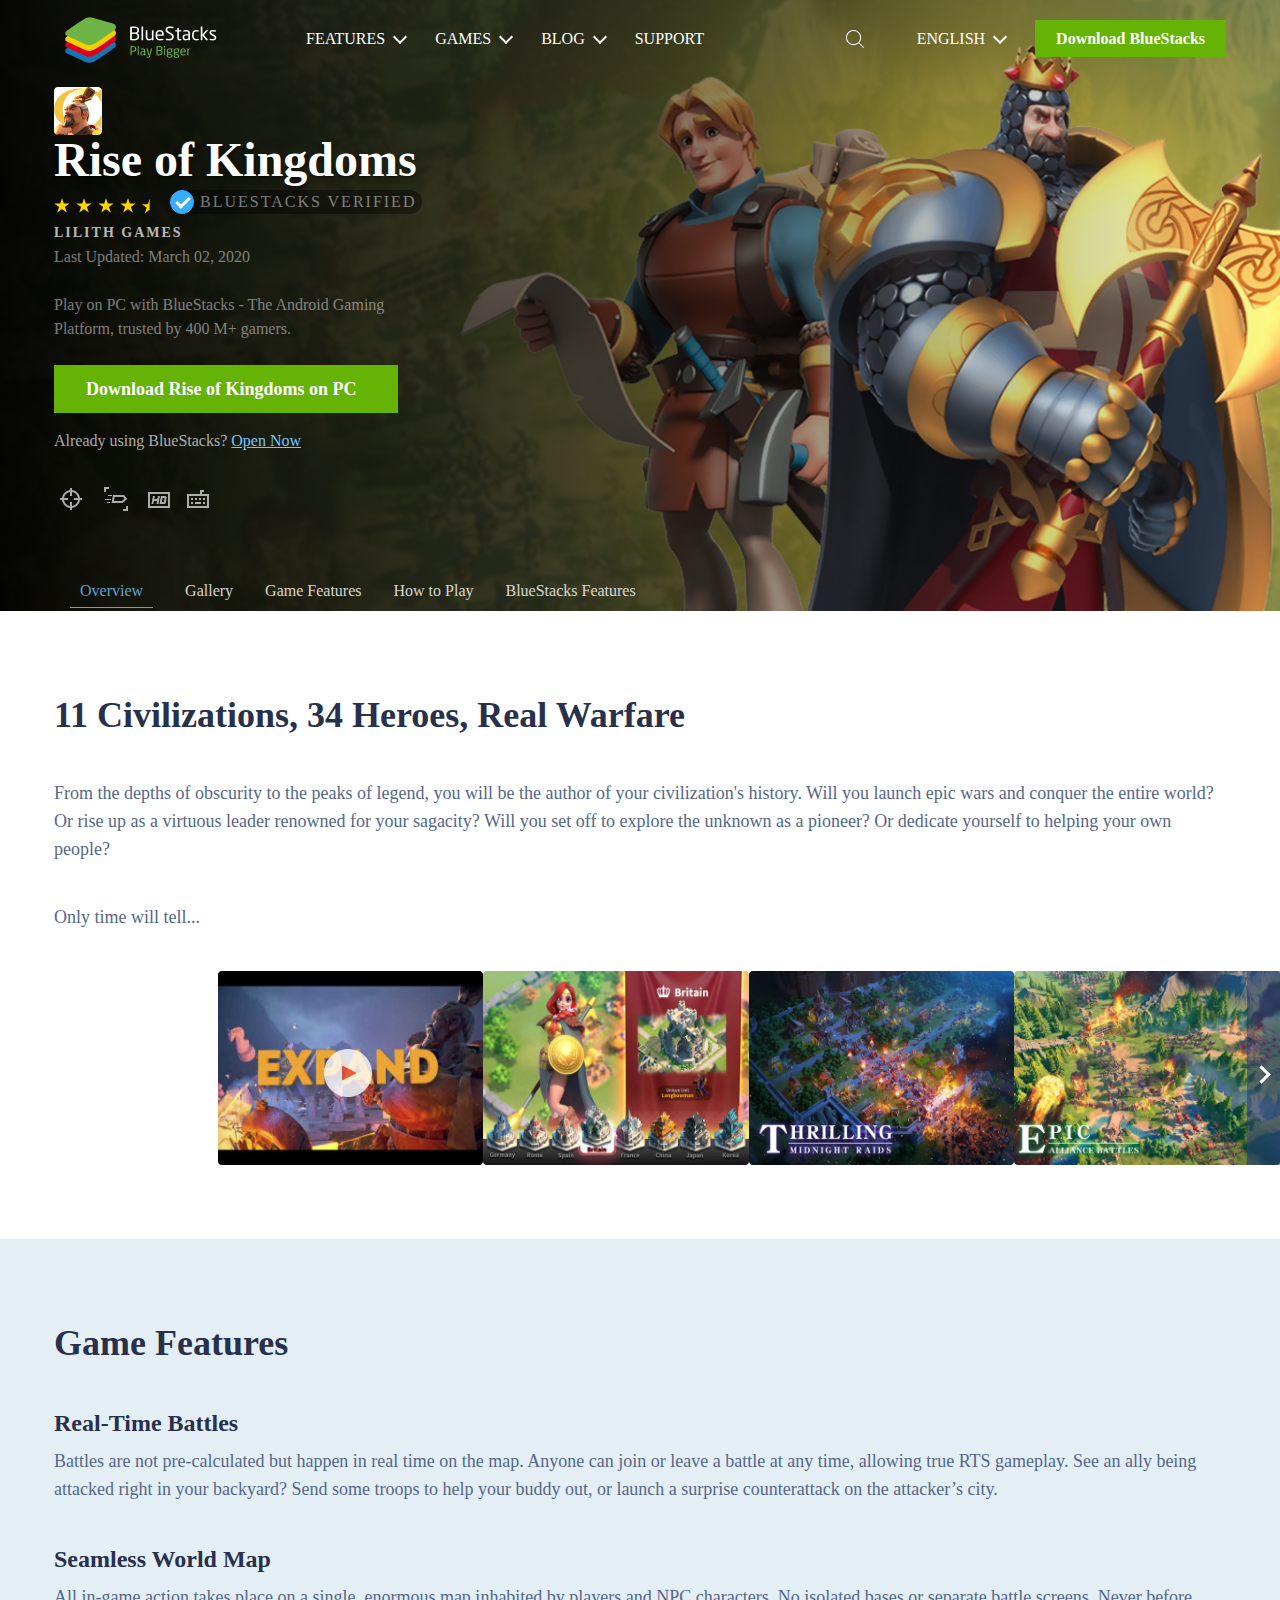
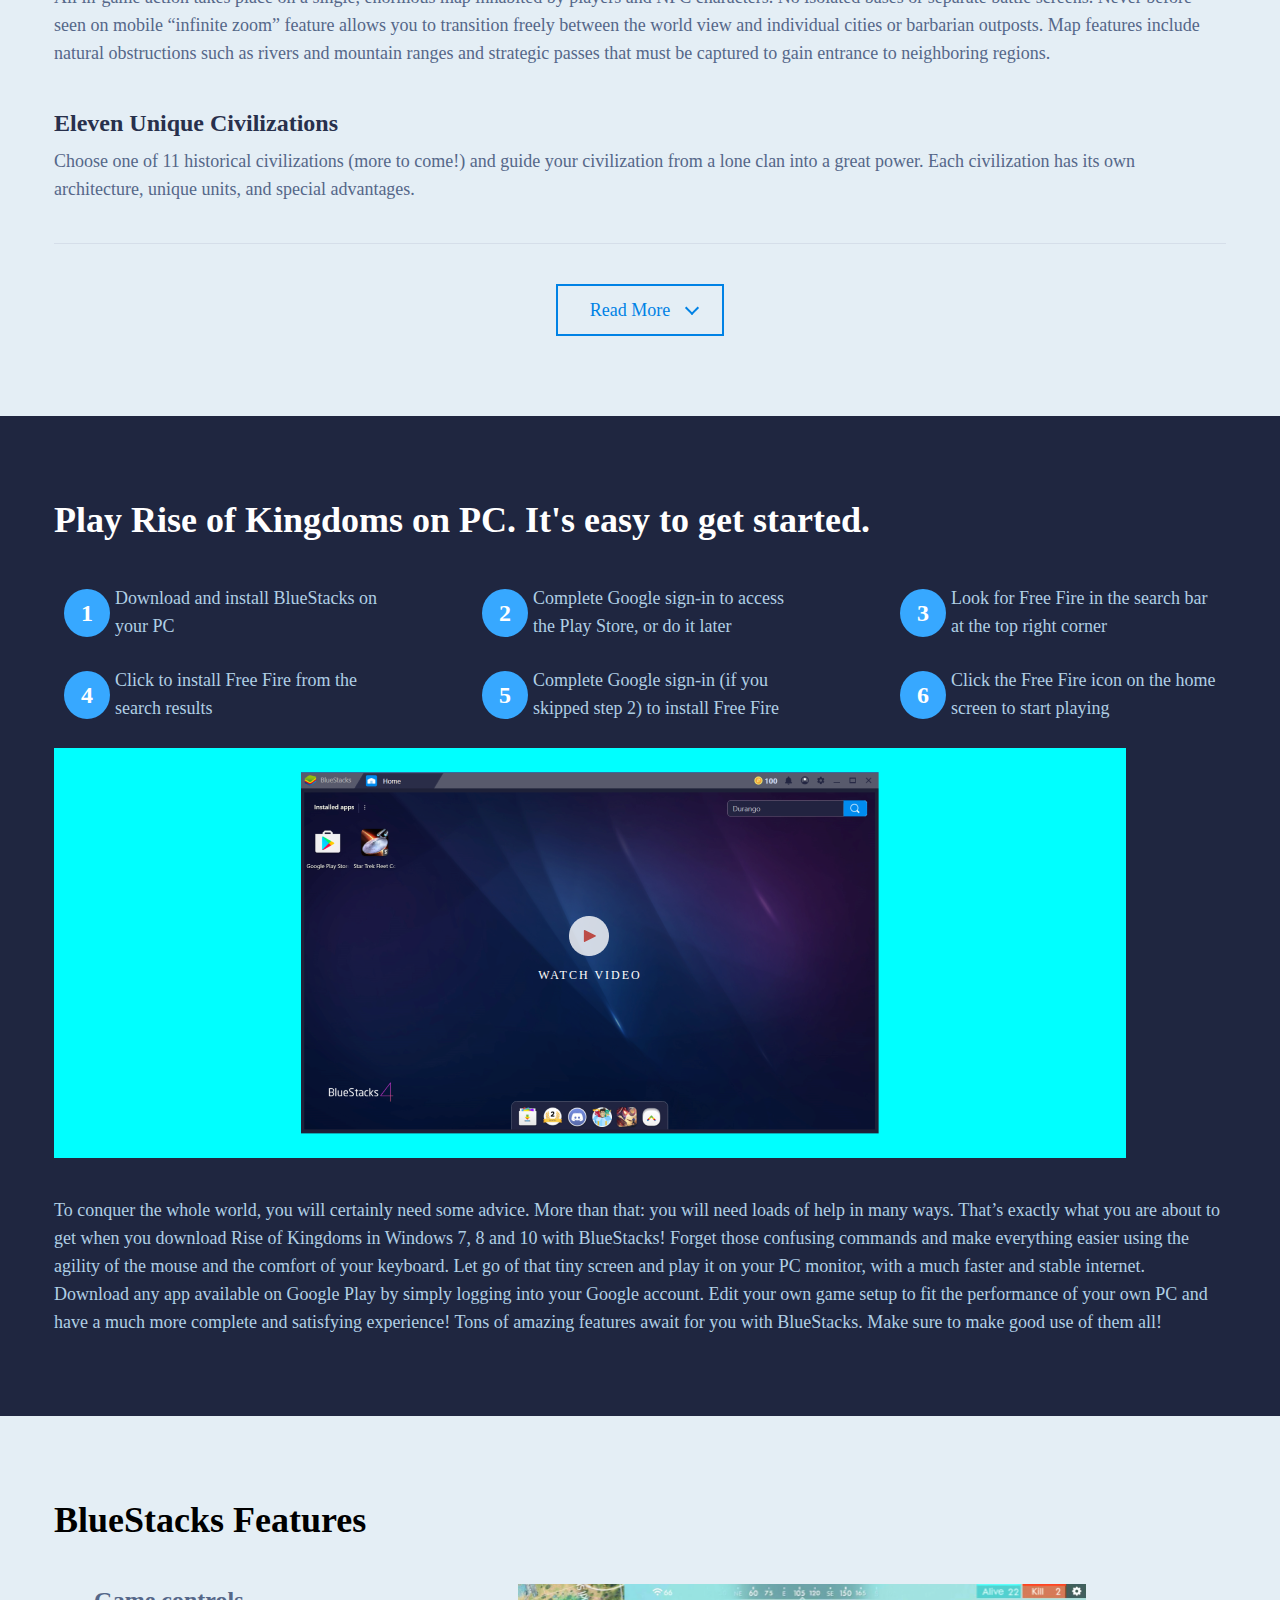
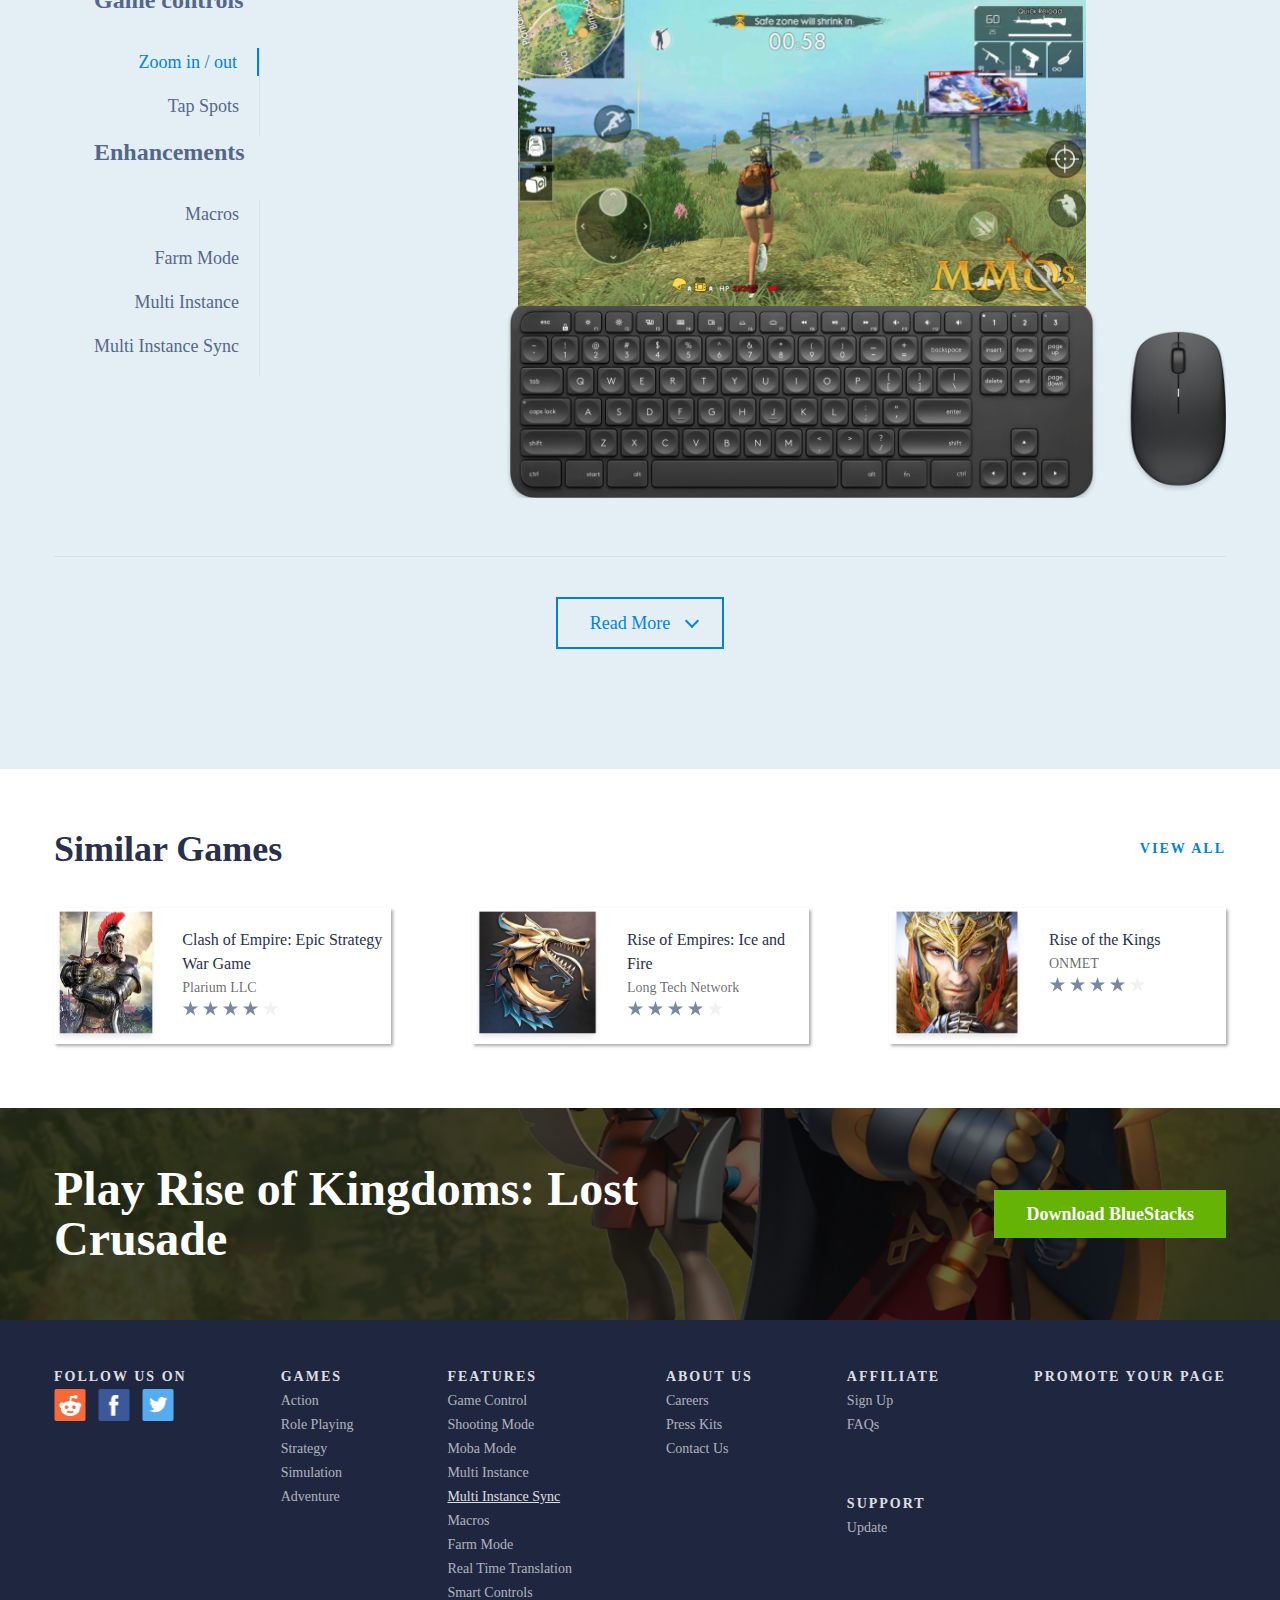
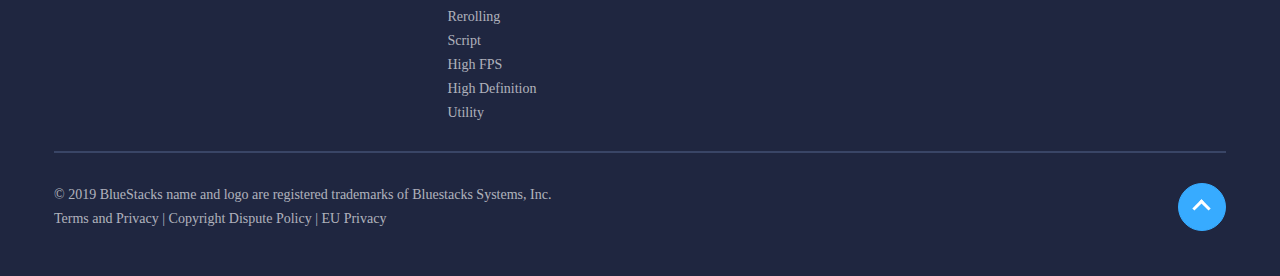
<file: index.html>
<!DOCTYPE html>
<html lang="en">
<head>
  <meta charset="UTF-8">
  <meta name="viewport" content="width= device-width, initial-scale=1.0">
  <title>campaign-template</title>
  <link rel="stylesheet" href="style.css">
  <link rel="stylesheet" href="https://stackpath.bootstrapcdn.com/font-awesome/4.7.0/css/font-awesome.min.css">
</head>
<body>
  <div class="body-wrapper">
    <section class="first">
    <header class="header-wrapper ">
      <div class="container">
        <div id="left-section">
            <figure class="logo-space">
               <a href="/" class="logo">
                <img class="img-responsive" src="./assets/image/Components/Logo.png" alt="BlueStacks" />
              </a>
            </figure>
            <!--<div class="option">-->
              <ul class="menu-list">
              <li class="menu-item icon"><a href="javascript:void(0)">FEATURES
                <!--<i class="fa fa-angle-down ii"></i>--></a></li>
              <li class="menu-item icon"><a href="javascript:void(0)">GAMES<!--<i class="fa fa-angle-down ii"></i>--></a></li>
              <li class="menu-item icon"><a href="javascript:void(0)">BLOG</a></li>
              <li class="menu-item"><a href="javascript:void(0)">SUPPORT</a></li>
            </ul>
          </div>
        <div class="right-section">
            <ul class="menu-list">
              <li class="menu-item"> 
                <a>
                <img class="img-responsive" src="./assets/image/Components/Search_Icon.png" alt="SearchBar" />
              </a>
            </li>
              <li class="menu-item icon">
                <a href="javascript:void(0)">ENGLISH<!--<i class="fa fa-angle-down ii" ></i>-->
                </a>
              </li>
              
              <li class="menu-item ">
                <a href="javascript:void(0)" class="download">Download BlueStacks
                </a>
              </li> 
            </ul>
        </div>
     </div>
      </header>
      <div class="container">
      <div class="text_part">
        <figure class="king-image">
        <img src="./assets/image/Components/king.png" alt="king_image">
      </figure>
        <h1>Rise of Kingdoms</h1>
        <div class="app-rating">
          <img src="./assets/image/Components/Stars.png" alt="stars">
          <!--<img src="./assets/image/Components/bluetick.png" alt="bluetick" style="margin-left: 16px;">-->
          <p class="p1">
        <span class="bluetick">
        </span>
         <span class="verified-text"> bluestacks verified</span>
          </p>
        </div>
          <h3>lilith games</h3>
          <p>Last Updated: March 02, 2020</p>
          <br>
          <p>Play on PC with BlueStacks - The Android Gaming Platform, trusted by 400 M+ gamers. </p>
          <a href="javascript:void(0)">Download Rise of Kingdoms on PC</a>
        <p class="para">Already using BlueStacks? <span>Open Now</span></p>
  <ul class="logo-list">
  <li><img src="./assets/image/Components/icon1.png" alt="icon1"></li>
  <li><img src="./assets/image/Components/icon2.png" alt="icon2"></li>
  <li><img src="./assets/image/Components/icon3.png" alt="icon3"></li>
  <li><img src="./assets/image/Components/icon4.png" alt="icon4"></li>
</ul>
      </div>
      <div class="last-list">
        <ul class="list2">
          <li ><a href="javascript:void(0)" class="active">Overview</a></li>
          <li><a href="javascript:void(0)">Gallery</a></li>
          <li><a href="javascript:void(0)">Game Features</a></li>
          <li><a href="javascript:void(0)">How to Play</a></li>
          <li><a href="javascript:void(0)">BlueStacks Features</a></li>
        </ul>
      </div>
      </div>
    </section>

  <section class="section1 container">
    <h2>11 Civilizations, 34 Heroes, Real Warfare</h2>
    <p>
      From the depths of obscurity to the peaks of legend, you will be the author of your civilization's history. Will you launch epic wars and conquer the entire world? Or rise up as a virtuous leader renowned for your sagacity? Will you set off to explore the unknown as a pioneer? Or dedicate yourself to helping your own people?
    </p>
    <p>
Only time will tell...
    </p>
        </section>
        <section class="section2">
          <ul class="games-images">
<li><img src="assets/image/Components/Rectangle_Copy1.png"  >
  <figure>
  <img src="./assets/image/Components/play.png" class="play">
</figure>
</li>
<li><img src="assets/image/Components/Rectangle_Copy2.png"></li>
<li><img src="assets/image/Components/Rectangle_Copy3.png" ></li>
<li><img src="assets/image/Components/Rectangle_Copy4.png"><!--<i class="fa fa-angle-right fa-2x right"></i>--></li>
          </ul>
          <div class="swipe-button"></div>
        </section>
        <section class="section3">
          <div class="container">
            <div class="text-part">
          <h2>Game Features</h2>
          <h3>Real-Time Battles</h3>
          <p>Battles are not pre-calculated but happen in real time on the map. Anyone can join or leave a battle at any time, allowing true RTS gameplay. See an ally being attacked right in your backyard? Send some troops to help your buddy out, or launch a surprise counterattack on the attacker’s city.</p>
          <h3>Seamless World Map</h3>
          <p>All in-game action takes place on a single, enormous map inhabited by players and NPC characters. No isolated bases or separate battle screens. Never before seen on mobile “infinite zoom” feature allows you to transition freely between the world view and individual cities or barbarian outposts. Map features include natural obstructions such as rivers and mountain ranges and strategic passes that must be captured to gain entrance to neighboring regions.</p>
          <h3>Eleven Unique Civilizations</h3>
          <p>Choose one of 11 historical civilizations (more to come!) and guide your civilization from a lone clan into a great power. Each civilization has its own architecture, unique units, and special advantages.</p>
        </div>
          <button class="button-read-more">Read More<!-- <i class="fa fa-angle-down down"></i>-->
          </button>
          </div>
        </section>
        <section class="section4">
          <div class="container">
          <h2>Play Rise of Kingdoms on PC. It's easy to get started.</h2>
          <ul class="round-points">
            <li class="point-items">
               <p><!--<span class="round">1</span>-->
              <!--<img src="./assets/image/Components/Round1.png" alt="round1">-->
              Download and install BlueStacks on your PC</p>
            </li>
            <li class="point-items">
              <!--<img src="./assets/image/Components/Round2.png" alt="round2">-->
              <p><!--<span class="round">2</span>-->Complete Google sign-in to access the Play Store, or do it later</p>
            </li>
              <li class="point-items">
                <!--<img src="./assets/image/Components/Round3.png" alt="round3">-->
                <p> <!--<span class="round">3</span>-->Look for Free Fire in the search bar at the top right corner</p>
              </li>
              <li class="point-items">
                <!--<img src="./assets/image/Components/Round4.png" alt="round4">-->
                <p> <!--<span class="round">4</span>-->Click to install Free Fire from the search results </p>
              </li>
              <li class="point-items">
                <!--<img src="./assets/image/Components/Round5.png" alt="round5">-->
                <p><!--<span class="round">5</span>-->Complete Google sign-in (if you skipped step 2) to install Free Fire</p>
              </li>
              <li class="point-items">
                <!--<img src="./assets/image/Components/Round6.png" alt="round6">-->
                <p><!--span class="round">6</span>-->Click the Free Fire icon on the home screen to start playing</p>
              </li>
            </ul>
            <div class="center">
              <img src="./assets/image/Screenshot.png" alt="Screenshot">
              <img src="./assets/image/Components/play2.png" alt="play" class="play">
              <h4>Watch video</h4>
               </div>
               <p>To conquer the whole world, you will certainly need some advice. More than that: you will need loads of help in many ways. That’s exactly what you are about to get when you download Rise of Kingdoms in Windows 7, 8 and 10 with BlueStacks! Forget those confusing commands and make everything easier using the agility of the mouse and the comfort of your keyboard. Let go of that tiny screen and play it on your PC monitor, with a much faster and stable internet. Download any app available on Google Play by simply logging into your Google account. Edit your own game setup to fit the performance of your own PC and have a much more complete and satisfying experience! Tons of amazing features await for you with BlueStacks. Make sure to make good use of them all!</p>
        </div>
        </section>
        <section class="section5">
          <div class="container" style="padding-bottom: 80px;">
            <h2>BlueStacks Features</h2>
            <div class="container cont">
            <div class="bluestacks-features">
              <h3>Game controls</h3>
            <ul class="game-controls">
              <li class="active">
                Zoom in / out
              </li>
              <li>Tap Spots</li>
            </ul>
              <h3>Enhancements</h3>
              <ul class="enhancements">
              <li>Macros</li>
              <li>Farm Mode</li>
              <li>Multi Instance</li>
              <li>Multi Instance Sync</li>
            </ul>
            </div>
            <div class="images">
              <img src="./assets/image/garena-free-fire-sky.png" alt="freefiregame" width="568" height="322" class="img1">
              <img src="./assets/image/Keyboard_Short.png" alt="keyboard" width="595" height="200" class="img2">
              <img src="./assets/image/Mouse_b.png" alt="mouse" width="101" height="165" class="img3">
            </div>
          </div>
          <!--<hr style="border: 1px solid rgba(156, 162, 183,0.2); margin-top: 30px;">-->
          <button class="button-read-more">Read More <!--<i class="fa fa-angle-down down"></i><-->
          </button>
          </div>
        </section>
        <section class="section6 container">
<div class="top-part">
  <h2>Similar Games</h2>
<p>view all</p>
</div>
<ul class="games">
  <li class="part">
    <figure>
    <img src="./assets/image/Components/clashofempire.png" alt="clashofempire">
  </figure>
    <div class="card">
    <h3>Clash of Empire: Epic Strategy War Game</h3>
    <p>Plarium LLC</p>
    <img src="./assets/image/Components/Stars2.png" alt="rating">
  </div>
</li>
  <li class="part">
    <figure>
    <img src="./assets/image/Components/riseofempire.png" alt="riseofempire" >
  </figure>
    <div class="card">
    <h3>Rise of Empires: Ice and Fire</h3>
    <p>Long Tech Network</p>
    <img src="./assets/image/Components/Stars2.png" alt="rating">
  </div>
</li>
  <li class="part">
    <figure>
    <img src="./assets/image/Components/riseofkings.png" alt="riseofkings">
    </figure>
    <div class="card">
    <h3>Rise of the Kings</h3>
    <p>ONMET</p>
    <img src="./assets/image/Components/Stars2.png" alt="rating">
  </div>
</li>
</div>
        </section>
        <section class="section7">
          <div class="container">
          <h1>Play Rise of Kingdoms: Lost Crusade</h1>
          <button>Download BlueStacks</button>
        </div>
        </section>
        <section class="section8">
          <div class="container">
          <div class="last1">
            <div class="part1">
              <h3>follow us on</h3>
              <ul class="ul1">
                <li>
                  <img src="assets/image/Components/Footer/Reddit.png" alt="reddit" width="32" height="32">
                </li>
                <li>
                  <img src="assets/image/Components/Footer/FB.png" alt="fb" width="32" height="32">
                </li>
                <li>
                  <img src="assets/image/Components/Footer/Twitter.png" alt="twitter" width="32" height="32">
                </li>
              </ul>
            </div>
            <div class="part2">
              <h3>games</h3>
              <ul class="ul2">
                <li>Action</li>
                <li>Role Playing</li>
                <li>Strategy</li>
                <li>Simulation</li>
                <li>Adventure</li>
              </ul>
            </div>
            <div class="part3">
              <h3>features</h3>
              <ul class="ul3">
                <li>Game Control</li>
                <li>Shooting Mode</li>
                <li>Moba Mode</li>
                <li>Multi Instance</li>
                <li class="active">Multi Instance Sync</li>
                <li>Macros</li>
                <li>Farm Mode</li>
                <li>Real Time Translation</li>
                <li>Smart Controls</li>
                <li>Rerolling</li>
                <li>Script</li>
                <li>High FPS</li>
                <li>High Definition</li>
                <li>Utility</li>
              </ul>
            </div>
            <div class="part4">
              <h3>about us</h3>
              <ul class="ul4">
                <li>Careers</li>
                <li>Press Kits</li>
                <li>Contact Us</li>
              </ul>
            </div>
            <div class="part5">
              <h3>affiliate</h3>
              <ul class="ul5">
                <li>Sign Up</li>
                <li>FAQs</li>
              </ul>
              <h3 style="margin-top: 55px;">support</h3>
              <p>Update</p>
            </div>
              <h3>promote your page</h3>
          </div>
          <hr style="border:1px solid rgb(57, 69, 102);">
          <div class="last2">
           <p style="max-width: 500px; width: 100%;">&copy 2019 BlueStacks name and logo are registered trademarks of Bluestacks Systems, Inc. Terms and Privacy | Copyright Dispute Policy | EU Privacy</p>
            <a href="#left-section"><!--<i class="fa fa-angle-up fa-2x round"></i> --></a>
          </div>
          </div>
        </section>
      </div>
</body>
</html>
</file>
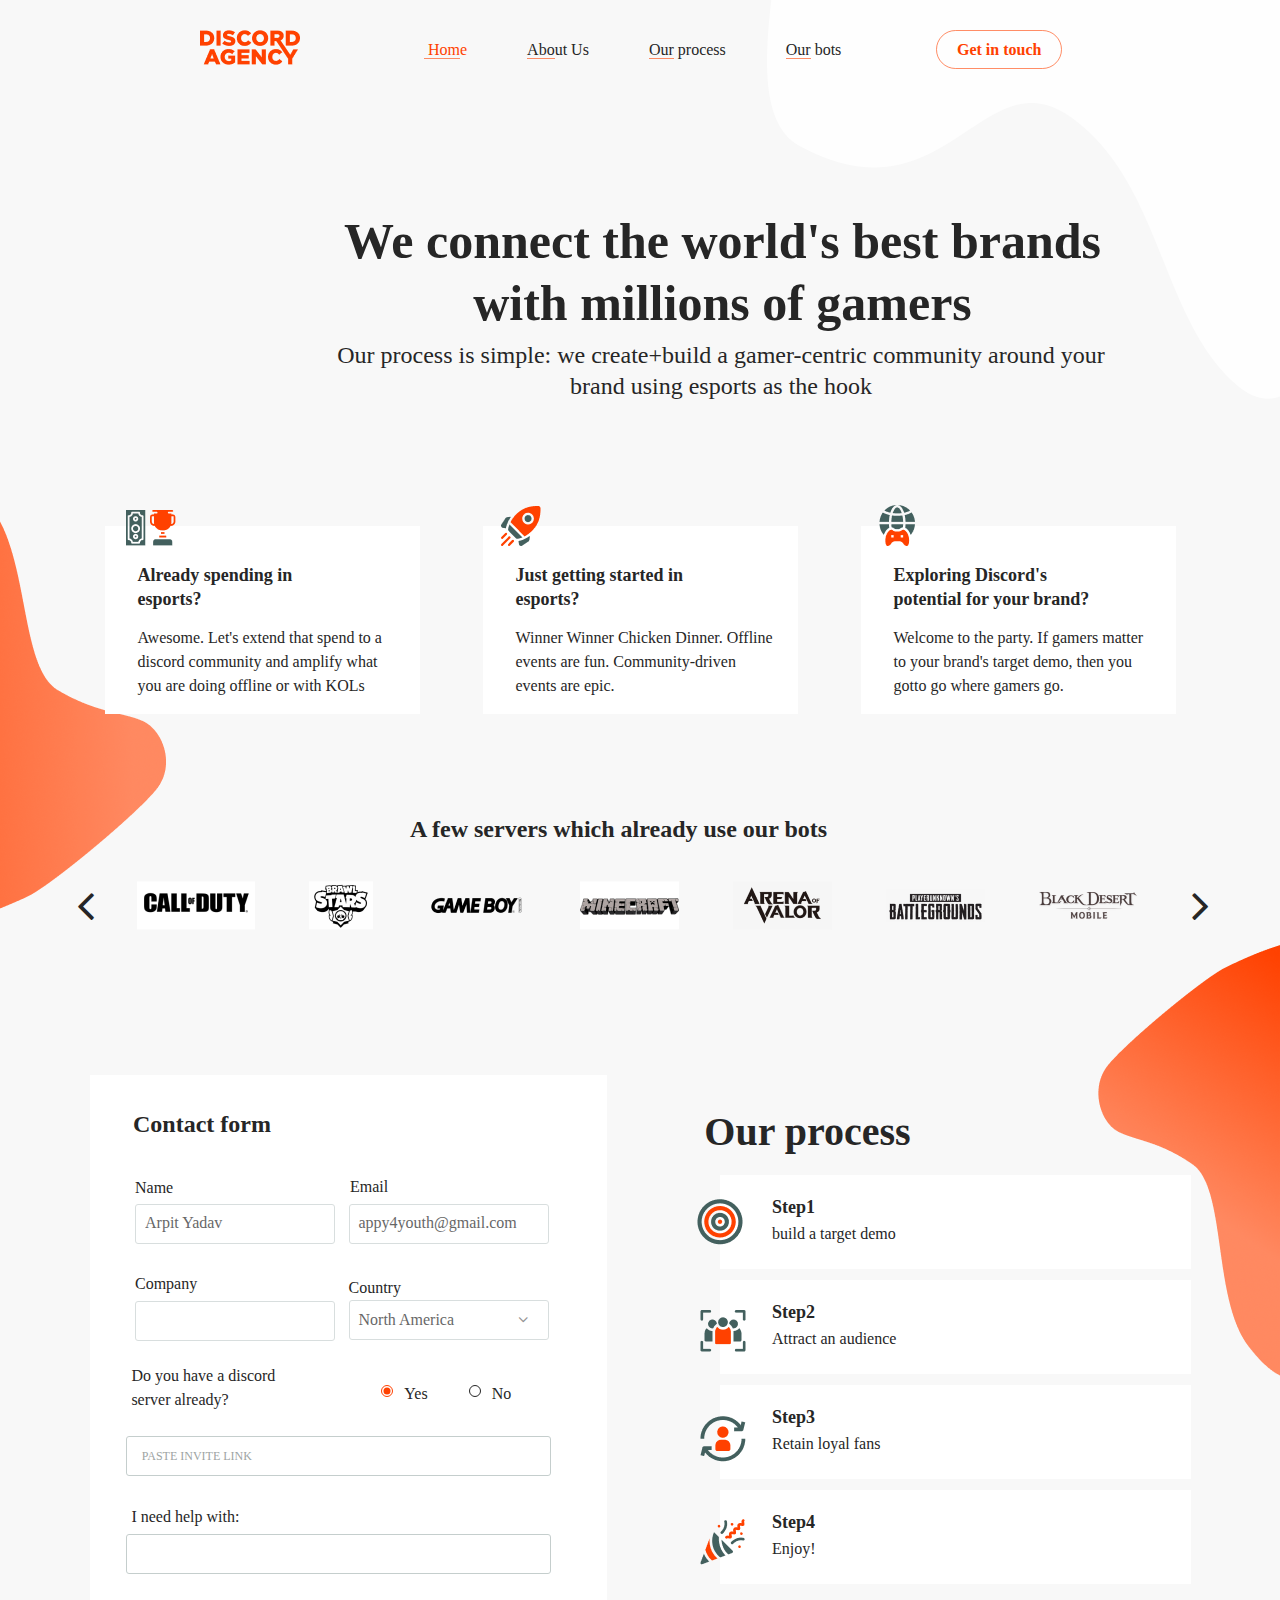
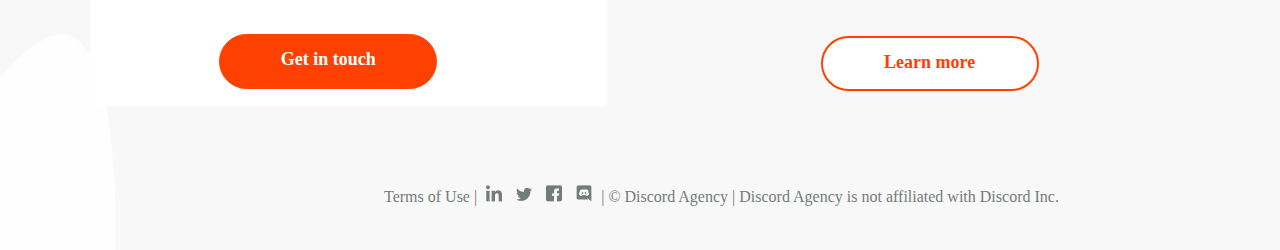
<file: index2.html>
<!DOCTYPE html>
<html lang="en">

<head>
  <meta charset="UTF-8">
  <meta name="viewport" content="width=device-width, initial-scale=1.0">
  <title>Document</title>
  <link rel="stylesheet" href="./assets/css/style.1.css">
  <link rel="stylesheet" href="https://stackpath.bootstrapcdn.com/font-awesome/4.7.0/css/font-awesome.min.css">
</head>

<body>
  <section class="back">
    <img src="./assets/image/Vector 19.png" alt="" id="mask1">
    <img src="./assets/image/Mask Group_right1.png" id="mask2">
    <img src="./assets/image/Mask Group_orange_left.png" id="mask3">
    <img src="./assets/image/Mask Group_orange_right.png" id="mask4">
  </section>
  <!--<div class="wrap">-->
  <nav class="head">
    <div class="logo"><img src="./assets/image/Logo.png"></div>
    <ul class="list1">
      <li><a class="active" href="#"><span class="s1"> Hom</span>e</a></li>
      <li><a href="#"><span class="s1">Abo</span>ut Us</a></li>
      <li><a href="#"><span class="s1">Our</span> process</a></li>
      <li><a href="#"><span class="s1">Our</span> bots</a></li>
    </ul>
    <div class="link"><a href="#">Get in touch</a></div>
  </nav>
  <div class="heading1">
    We connect the world's best brands with millions of gamers
  </div>
  <div class="heading2">Our process is simple: we create+build a gamer-centric community around your brand using esports
    as the hook</div>
  </div>
  <!--</div>-->
  <div class="container">
    <div class="box">
      <div class="content1">Already spending in esports?</div>
      <div class="content2">Awesome. Let's extend that spend to a discord community and amplify what you are doing
        offline or with KOLs</div>
    </div>
    <div class="box">
      <div class="content1">Just getting started in esports?</div>
      <div class="content2">Winner Winner Chicken Dinner. Offline events are fun. Community-driven events are epic.
      </div>
    </div>
    <div class="box" style="margin-right: 0px;">
      <div class="content1">Exploring Discord's potential for your brand?</div>
      <div class="content2">Welcome to the party. If gamers matter to your brand's target demo, then you gotto go where
        gamers go.</div>
    </div>
    <img src="./assets/image/esports money icon.png" id="cont1">
    <img src="./assets/image/start-button 1.png" id="cont2">
    <img src="./assets/image/worldwide 1.png" id="cont3">
  </div>
  <!--<img src="./assets/image/esports money icon.png" id="cont1">
<img src="./assets/image/start-button 1.png" id="cont2">
<img src="./assets/image/worldwide 1.png" id="cont3">-->
  <div class="serv">
    <div class="servers">A few servers which already use our bots</div>
    <div class="curs1"><i class="fa fa-angle-left fa-3x"></i></div>
    <ul class="server_list">
      <li class="server_item"><img src="./assets/image/callofduty.png"></li>
      <li class="server_item"><img src="./assets/image/brawlstars.png"></li>
      <li class="server_item"><img src="./assets/image/gameboy.png"></li>
      <li class="server_item"><img src="./assets/image/minecraft.png"></li>
      <li class="server_item"><img src="./assets/image/arenaofvelore.png"></li>
      <li class="server_item"><img src="./assets/image/battlegrounds.png"></li>
      <li class="server_item"><img src="./assets/image/blackdesert.png"></li>
    </ul>
    <div class="curs2"><i class="fa fa-angle-right fa-3x"></i></div>
  </div>
  <div class="whole-container">
    <div class="container2">
      <div class="contact">
        Contact form
      </div>
      <div class="normal_text">
        <div class="name">Name</div>
        <div class="email">Email</div>
        <div class="nn">
          <div class="container3"></div>
          <div class="arpit">Arpit Yadav</div>
        </div>
        <div class="ee">
          <div class="container3"> </div>
          <div class="appy">appy4youth@gmail.com</div>
        </div>
        <div class="company">Company</div>
        <div class="container3 blank"></div>
        <div class="cn">
          <div class="country">Country</div>
          <div class="container3"></div>
          <div class="north_america">North America <i class="fa fa-angle-down ii"></i></div>
          <div class="line">Do you have a discord <br>server already?</div>
          <div class="radio_group">
            <label class="radio">
              <input type="radio" value="yes" name="ans">Yes <span class="span1"></span>
            </label>
            <label class="radio">
              <input type="radio" value="no" name="ans">No <span class="span2"></span>
            </label>
          </div>
          <div class="container4 loc1"> </div>
          <div class="box1"> PASTE INVITE LINK</div>
          <div class="help">I need help with:</div>
          <div class="container4 loc2"></div>
        </div>
        <div class="button1">Get in touch</div>

      </div>
    </div>
    <div class="contstep">
      <div class="process">Our process</div>
      <div class="container-final">
        <div class="box2">
          <div class="content3">Step1</div>
          <div class="content4">build a target demo</div>
        </div>
        <div class="box2">
          <div class="content3">Step2</div>
          <div class="content4">Attract an audience</div>
        </div>
        <div class="box2">
          <div class="content3">Step3</div>
          <div class="content4">Retain loyal fans</div>
        </div>
        <div class="box2" style="margin-bottom: 0px;">
          <div class="content3">Step4</div>
          <div class="content4">Enjoy!</div>
        </div>
        <img src="./assets/image/step1.png" alt="step1" class="step1">
        <img src="./assets/image/step2.png" alt="step2" class="step2">
        <img src="./assets/image/step3.png" alt="step3" class="step3">
        <img src="./assets/image/step4.png" alt="step4" class="step4">
      </div>
      <div class="button2">Learn more</div>
    </div>
  </div>
  <footer>Terms of Use | <img src="./assets/image/linkedin.png" style="margin:0px 5px"> <img
      src="./assets/image/twitter.png" style="margin:0px 5px"> <img src="./assets/image/facebook.png"
      style="margin:0px 5px"> <img src="./assets/image/discordpng.png" style="margin:0px 5px"> | &copy; Discord Agency |
    Discord Agency is not affiliated with Discord Inc.</footer>
</body>

</html>
</file>
<file: style.css>
html{
  scroll-behavior: smooth;
}

*, ::after, ::before {
  box-sizing: border-box;
  margin: 0;
  padding: 0;
  font-family: Roboto;
font-style: normal;
font-weight: normal;
font-size: 16px;
line-height: 24px;
}
.first{
  background: linear-gradient(269.97deg, rgba(255, 255, 255, 0.0001) 0.02%, rgba(0, 0, 0, 0.55) 53.64%, rgba(0, 0, 0, 0.95) 99.98%),url(./assets/image/Components/Background_Image.png);
  /*background: linear-gradient(360deg, rgba(11, 25, 51, 0.5) 0%, rgba(11, 25, 51, 0) 100%) no-repeat, url(./assets/image/Components/Background_Image.png) no-repeat center top;*/
  background-size: cover;
  
}
.container {
  max-width: 1172px;
  width: 100%;
  /*background: burlywood;*/
  margin: 0 auto;
}
ul {
  list-style: none;
  display: flex;
}
.header-wrapper{
  display: flex;
  flex-direction: column;
}
 .header-wrapper .container {
  display: flex;
  /*background-color: cadetblue;*/
  padding: 7px 0px;
  justify-content: space-between;
}
.header-wrapper ul{
  margin: 20px 0px;
}
 .header-wrapper #left-section
{
  max-width: 650px;
  width: 100%;
}
.header-wrapper  .container  #left-section,.right-section {
  display: flex;
  justify-content: space-between;
  /*background-color: pink;*/
}
/*.header-wrapper .container .right-section
{
  display: flex;
  justify-content: space-between;
}*/
.header-wrapper .logo-space {
  max-width: 178px;
  cursor: default;
}
ul.menu-list li
{
position: relative;
padding-right:  20px;
margin-right: 30px;
/*background: bisque;*/
}
ul.menu-list li:last-child{
  padding-right: 0px;
  margin-right: 0px;
}
ul.menu-list li.icon a::after{
  content: "";
  padding: 4px;
  display: inline-block;
  position: absolute;
  top: calc( 50% - 12px);
  right: 0;
 /* height: 4px;*/
  border-bottom: 2px solid #fff;
  border-right: 2px solid #fff;
  transform: rotate(45deg);
  transition: 0.3s ease-in-out;
}
a {
  text-decoration: none;
  color: #ffffff;
  
  /*text-align: center;*/
  
}

/*.header-wrapper .container .right-section ul.menu-list li{
  /*margin-left: 10px;
  margin-right: 10px;
}*/
.header-wrapper .container .right-section .download{
  background: #64B305;
padding: 10px 21px;
font-weight: bold;

}
 .text_part
{
  color: #ffffff;
  max-width: 381px; 
  width: 100%;
}
.text_part .king-image
{
  width: 48px;
  height: 48px;
}
.text_part .king-image img{
width: 100%;
height: 100%;
}
 .text_part h1{
font-weight: bold;
font-size: 48px;
line-height: 50px;
/* identical to box height, or 104% */
/* Text Shadow 1 */

text-shadow: 0px 8px 8px rgba(0, 0, 0, 0.15), 0px 4px 4px rgba(0, 0, 0, 0.15), 0px 2px 2px rgba(0, 0, 0, 0.15), 0px 1px 1px rgba(0, 0, 0, 0.15);
}
 .text_part h3{
font-weight: bold;
font-size: 14px;
line-height: 24px;
/* identical to box height, or 171% */

letter-spacing: 2px;
text-transform: uppercase;

/* White */

color: #FFFFFF;
opacity: 0.7;
}
.text_part .app-rating{
  margin-block-start: 5px;
}
 .text_part p
{
  font-weight: normal;
font-size: 16px;
line-height: 24px;
/* identical to box height, or 150% */
opacity: 0.7;

}
span.bluetick{
  width: 24px;
  height: 24px;
  background-color: #37abff;
  border: 1px solid #37abff;
  border-radius: 14px;
  position: relative;
  display: inline-block;
}
span.bluetick::after {
  content: '';
  display: block;
  width: 8px;
  height: 14px;
  border-right: 3px solid #fff;
  border-bottom: 3px solid #fff;
  transform: rotate(45deg) ;
  /*position: absolute;
  top: calc(50%-4px);*/
  transition: 0.4s ease-in-out;
  position: absolute;
  left: 8px;
  top: 3px;
}
.text_part p.p1{
  display: inline-flex;
  margin-left: 16px;
  opacity: 1;
  font-size: 12px;
  line-height: 24px;
  background: rgba(0,0,0,.4);
  border-radius: 12px;
/* identical to box height, or 167% */

letter-spacing: 2px;
text-transform: uppercase;

/* White */
mix-blend-mode: normal;
}
.text_part p.p1 .verified-text{
  opacity: 0.7;
  padding: 0px 6px;
}
 .text_part a{
  font-weight: bold;
font-size: 18px;
line-height: 28px;
/* identical to box height, or 156% */
padding: 10px 32px;
margin-top: 24px;
display: flex;
align-items: center;
text-align: center;
max-width: 344px;
width: 100%;
background: #64B305;
}
.text_part p.para{
  margin-top: 16px; 
  opacity: 1;
}
.text_part p.para span{
  text-decoration-line: underline;
   color: #77C4FF;
}
 .text_part ul.logo-list{
  display: flex;
  max-width: 160px;
  padding: 0px 5px;
  margin-top: 30px;
  width: 100%;
  justify-content: space-between;
  align-items: center;
}
 .last-list ul.list2{
margin-top: 49px;
}
 .last-list ul.list2 li{
  padding: 8px 16px;
}
 .last-list ul.list2 a{
font-weight: 500;
/*font-size: 16px;
line-height: 24px;*/

opacity: 0.8;
}
.last-list ul.list2 a.active
{
  color: #77C4FF;
  padding-bottom: 8px;
  padding-left: 10px;
  padding-right: 10px;
  border-bottom: 1.5px solid currentColor;
}
.section1 h2
{
  font-weight: bold;
font-size: 36px;
line-height: 48px;
margin-top: 80px;

color: #28304C;

}
.section1 p{
  margin-top: 40px;
  font-size: 18px;
line-height: 28px;
/* Dark Grey */

color: #556789;
}
.section2{
  position: relative;

  /*background: linear-gradient(rgba(0,0,0,0.4),rgba(0,0,0,0.4)) right center no-repeat;*/
}
.section2 .games-images
{
  display: flex;
justify-content: space-between;
max-height: 200px;
height: 100%;
margin-top: 40px;
margin-bottom: 74px;
margin-inline-start: 17%;
}
.section2 .games-images li{
position: relative;
max-width: 320px;
width: 100%;
}
/*.section2 .games-images li .play
{
  position: absolute;
  top: 35%;
  left: 40%;
}*/

.section2 .games-images img{
  
  width: 100%;
  height: 100%;
}
.section2 .games-images figure{
  position: absolute;
  height: 48px;
  width: 48px;
  /*background: blueviolet;*/
  top: 40%;
  left: 40%;
}
.section2 .games-images figure img{
  position: relative;
  width: 100%;
  height: 100%;
}
.section2 .games-images li .play
{
  position: absolute;
  top: 0px;
  left: 0px;
}
/*.section2 .games-images li .right
{
  position: absolute;
  top: 0;
  right: 0;
  color: #ffffff;
  padding: 82px 5px;
  background: linear-gradient(rgba(43, 65, 108,0.6),rgba(43, 65, 108,0.6))  no-repeat;
}*/
.section2 .swipe-button{
  background: rgba(43, 65, 108, 0.6);
  padding-inline-start: 10px;
  padding-inline-end: 10px;
  position: absolute;
  top: 0;
  bottom:0;
  right: 0;
  margin: 0;
  height: auto;
  z-index: 1;
}
.section2 .swipe-button::after{
  position: relative;
  display: block;
  content: ' ';
  top: 50%;
  left: -15%;
 /* width: 25px;
  height: 25px;*/
  padding: 5px;
  border-bottom: 3px solid #fff;
  border-right: 3px solid #fff;
  transform: rotate(-45deg);

}
.section3
{
   background: #E4EEF5;
}
.section3 .container
{
  padding-bottom: 40px;
}
.section3 .container .text-part{
  border-bottom: 1px solid rgba(156, 162, 183,0.2)
}
.section3 .container h2{
  font-weight: bold;
font-size: 36px;
line-height: 48px;
margin-bottom: 40px;
padding-top: 80px;

color: #28304C;
}
.section3 h3{
  font-weight: bold;
font-size: 24px;
line-height: 32px;
margin-bottom: 8px;

color: #28304C;
}
.section3 p{
  font-weight: normal;
font-size: 18px;
line-height: 28px;
/* Dark Grey */
margin-bottom: 40px;
color: #556789;
}
 .button-read-more
{
 /* display: flex;*/
 position: relative;
  font-weight: normal;
font-size: 18px;
line-height: 28px;
background: #E4EEF5;
display: flex;
align-items: center;
text-align: center;
margin: 40px auto ;
padding: 10px  52px 10px 32px;
/* Dark Blue */
border: 2px solid #0082E5;
color: #0082E5;
}
.button-read-more::after{
  content: "";
  padding: 4px;
  display: inline-block;
  position: absolute;
  top: calc( 50% - 7px);
  right: 25px;
 /* height: 4px;*/
  border-bottom: 2px solid #0082E5;
  border-right: 2px solid #0082E5;
  transform: rotate(45deg);
  transition: 0.3s ease-in-out;
  
}
 /*.button-read-more .down
{
  padding-right:  32px; 
  padding-left:  10px;
}*/
.section4
{
  background: #1F2640;

}
.section4  .container h2{
  font-weight: bold;
font-size: 36px;
line-height: 48px;
padding-top: 80px;
margin-bottom: 40px;
/* White */

color: #FFFFFF;
}
.section4 .round-points
{
  display: flex;
  justify-content: space-between;
  flex-wrap: wrap;
}
.section4 .round-points .point-items
{
  max-width: 336px;
  width: 100%;
  margin-bottom: 24px;

  /*background-color: aqua;*/
  
}
/*.section4 .round-points .point-items img
{
  position: absolute;
  top: 5%;
}*/
/*.round
{
  border: 1px solid #37A8FF;
  border-radius: 50%;
  color: #ffffff;
  background: #37A8FF;
  padding: 15px;
  font-weight: bold;
font-size: 24px;
line-height: 32px;
margin-right: 5px;
box-shadow: 0px 16px 16px rgba(39, 103, 149, 0.15), 0px 8px 8px rgba(46, 98, 130, 0.15), 0px 4px 4px rgba(46, 98, 130, 0.15);
}*/
.section4 .round-points{
  counter-reset: my-counter;
}
.section4 .round-points .point-items p{
  display: inline-flex;
margin-left: 5px;
font-weight: normal;
font-size: 18px;
line-height: 28px;
padding-bottom: 0px;
margin-top: 0px;
/* Lighter Blue */
color: #B0CFE5;
}
.section4 .round-points .point-items p::before{
  counter-increment: my-counter;
  content: counter(my-counter);
  margin: 5px;
  color: #fff;
  font-weight: bold;
font-size: 24px;
line-height: 32px;
background: #37A8FF;
/* identical to box height, or 133% */
    border-radius: 50%;
    padding: 8px 17px;
}
.section4 .center
{
  position: relative;
  display: flex;
  justify-content: center;
  max-width: 1072px;
  width:100%;
  background: aqua;
}
.section4 .center img
{
  
  margin-bottom: 24px;
  margin-top: 24px;
}
.section4 .center img.play{
 position: absolute;
 top: 35%;
 left: 48%;
}
.section4 .center h4{
  position: absolute;
  color: #ffffff;
  top: 53%;
  font-size: 12px;
line-height: 20px;
/* identical to box height, or 167% */

text-align: center;
letter-spacing: 2px;
text-transform: uppercase;

}

.section4 p{
font-size: 18px;
line-height: 28px;
/* Lighter Blue */
margin-top: 38px;
padding-bottom: 80px;
padding-right: 5px;
color: #B0CFE5;
}
.section5{
  background: #E4EEF5;
}
.section5 .container h2{
  font-weight: bold;
  font-size: 36px;
line-height: 48px;
padding-top: 80px;
}
.section5 .cont
{
  display: flex;
  justify-content: space-between;
  margin-top: 40px;
  padding-bottom: 180px;
  border-bottom: 1px solid rgba(156, 162, 183,0.2);
  /*font-weight: bold;
font-size: 36px;
line-height: 48px;
padding-top: 80px;*/
/* Storm Blue */

color: #28304C;
}
.section5 .bluestacks-features
{
  margin-left: 40px;
  
}
.section5 .bluestacks-features ul{
  display: flex;
  flex-direction: column;
  margin-top: 32px;
  /*background-color:yellowgreen;*/
  border-right: 1px solid rgba(156, 162, 183,0.2);
}
.section5 .bluestacks-features  h3{
  font-weight: bold;
font-size: 24px;
line-height: 32px;
border-right: none;
/* Dark Grey */
color: #556789;
}
.section5 .bluestacks-features ul li{
font-weight: normal;
font-size: 18px;
line-height: 28px;
/* identical to box height, or 156% */
text-align: right;
margin-bottom: 16px;
padding-right: 20px;
/* Dark Grey */
color: #556789;
}
.section5 .bluestacks-features ul li.active
{
  color: #0082E5;
  border-right: 2px solid #0082E5;
}

.section5 .cont .images{
  position: relative;
  /*background-color: brown;*/
max-width: 722px;
width: 100%;
}
.section5 .cont .images .img1{
  position: absolute;
  top: 0;
  left: 2%;
  z-index: 1;
}
.section5 .cont .images .img2{
  position: absolute;
  top: 80%;
  
}
.section5  .images .img3{
position: absolute;
right: 0%;
bottom: -30%;
}
.section6 .top-part{
display: flex;
justify-content: space-between;
margin-top: 56px;
}
.section6 .top-part h2{
  font-weight: bold;
font-size: 36px;
line-height: 48px;

/* Storm Blue */

color: #28304C;
}
.section6 .top-part p{
  font-weight: bold;
font-size: 14px;
line-height: 24px;
align-self: center;
letter-spacing: 2px;
text-transform: uppercase;

/* Dark Blue */

color: #0082E5;
}
.section6 .games
{
  justify-content: space-between;
  margin-top: 35px;
}
.section6 .games .part{
  display: flex;
  margin-bottom: 64px;
  max-width: 337px;
  width: 100%;
  box-shadow: 2px 2px 3px #aaaaaa;
}
.section6 .games .part figure{
  width: 136px;
  height: 136px;
}
.section6 .games .part figure img{
  width: 100%;
  height: 100%;
}
.section6 .games .part .card
{
  display: inline;
  margin-left: 24px;
}
.section6 .games .part .card h3{
  margin-top: 20px;
  font-weight: 500;
font-size: 16px;
line-height: 24px;
/* Storm Blue */

color: #28304C;
}

.section6 .games .part .card p{
font-weight: normal;
font-size: 14px;
line-height: 24px;
/* Black 0.6 */
color: rgba(0, 0, 0, 0.6);
}
.section7{
  background: linear-gradient(rgba(0, 0, 0, 0.6),rgba(0, 0, 0, 0.6)), url(./assets/image/Components/Background_Image.png) center bottom no-repeat;
  background-size: cover;
}
.section7 .container{
  padding: 56px 0px;
  display: flex;
  justify-content: space-between;
  

}
.section7 h1{
  max-width: 700px;
  width: 100%;
font-weight: bold;
font-size: 48px;
line-height: 50px;
color: #FFFFFF;

}
.section7 button{
  margin: auto 0px;
  padding: 10px 32px;
  font-weight: bold;
font-size: 18px;
line-height: 28px;
color: #ffffff;
background: #64B305;
border: none;
}
.section8
{
  background: #1F2640;
  color: #FFFFFF;
}
.section8 .last1{
  display: flex;
  justify-content: space-between;
  padding-top: 45px;
  padding-bottom: 26px;
}
.section8 .container ul{
  display: flex;
  flex-direction: column;
}
.section8 .container ul.ul1{
  flex-direction: row;
  max-width: 120px;
  width: 100%;
  justify-content: space-between;
}
.section8 .container h3{
font-weight: bold;
font-size: 14px;
line-height: 24px;
/* identical to box height, or 171% */
letter-spacing: 2px;
text-transform: uppercase;
opacity: 0.85;
}
.section8 .container li,p{
font-weight: normal;
font-size: 14px;
line-height: 24px;
/* identical to box height, or 171% */

/* Light Grey */

color: rgba(241, 241, 244,0.7);
}
.section8 .container li.active{
  text-decoration-line: underline;
color: #FFFFFF;
opacity: 0.85;

}
.section8 .container .last2{
  display: flex;
  justify-content: space-between;
  margin-top: 30px;
  padding-bottom: 45px;
}
.section8 .container .last2 a{
  width: 48px;
  height: 48px;
  background-color: #37abff;
  border: 1px solid #37abff;
  border-radius: 50%;
  position: relative;
  display: inline-block;
}
.section8 .container .last2 a::after{
  content: "";
  padding: 5px;
  display: inline-block;
  position: absolute;
  top: calc( 50% - 5px);
  left: calc(50% - 7px);
 /* height: 4px;*/
  border-top: 3px solid #fff;
  border-left: 3px solid #fff;
  transform: rotate(45deg);
  transition: 0.3s ease-in-out;
}
</file>
<file: assets/css/style.1.css>
html{
  scroll-behavior: smooth;
}
body{
  background: #f8f8f8;
  position: relative;
  left: 0%;
right: 0%;
top: 0%;
bottom: 0%;
  margin: 0;
  padding: 0;
  font-family: IBM Plex Sans;
  color: #262626;
  font-style: normal;
  overflow-x: hidden;
}
.back{
  position: absolute;
left: 0%;
right: 0%;
top: 0%;
bottom: 0%;
width: 100%;
height: 100%;
/*z-index: -1;*/
}
#mask1{
  position: absolute;
width: 494px;
height: 250px;
left: 0px;
top: 1600px;
}
#mask2{
  position: absolute;
width: 522px;
height: 424px;
right: 0px;
top: 0px;
}
#mask3{
  position: absolute;
width: 191px;
height: 408px;
left: 0px;
top: 508px;
}
#mask4{
  position: absolute;
width: 192px;
height: 471px;
right: 0px;
top: 920px;
}
/*.wrap{
  position: relative;
  background: chartreuse;
}*/
.head{
  position: relative;
  top: 0;
  left: 0;
  width:100%;
/*width: 1440px;*/
height: 80px;
padding:10px 90px;
box-sizing: border-box;
}
.head .logo{
  position: absolute;
  
  padding:20px 110px;
  float: left;
}
.list1{
  position: absolute;
  list-style: none;
  left:30%;
  float: right;
  margin: 0px 10px;
  padding: 0;
  display: flex;
}
.list1 li a{
  position: static;
left: 0%;
right: 0%;
top: 0%;
bottom: 12.5%;
font-size: 16px;
line-height: 80px;
/* identical to box height */
text-decoration: none;
color: #262626;
padding: 12px 30px;
}
.s1{
  white-space: pre;
border-bottom: 1.5px solid rgba(255, 65, 0, 0.6);
/* Inside Auto Layout */

/*flex: none;
order: 0;
align-self: center;
margin: 0px 2px;*/
}
.list1 li a.active{
color: #FF4100;
cursor: default;
/*border-bottom: 2px solid rgba(255, 65, 0, 0.6);*/
}
.link{
  position: absolute;
  /*margin-left:90px;
  margin-right: 90px;
  padding-right: 20px;
  padding-left: 20px;*/
  line-height: 80px;
  right: 17%;
  font-weight: 600;
  font-size: 16px;
  text-align: center;
  /*border: 1px solid rgba(255, 65, 0, 0.6);
border-radius: 72px;*/

}
.link a{
  text-decoration:none;
  color: #FF4100;
  padding: 10px 20px;

  border: 1px solid rgba(255, 65, 0, 0.6);
border-radius: 72px;
  
}
.heading1{
  position: relative;
  /*background: crimson;*/
  width: 805px;
height: 125px;
left: 25%;
top: 130px;
font-weight: bold;
font-size: 50px;
line-height: 62px;
text-align: center;
/* Inside Auto Layout 

flex: none;
order: 0;
align-self: center;
margin: 0px 90px;*/
}
.heading2{
  position: relative;
  /*background: darkkhaki;*/
width: 802px;
height: 62px;
left: 25%;
top: 135px;
font-style: normal;
font-weight: normal;
font-size: 24px;
line-height: 130%;
/* or 31px */
text-align: center;
}
.container{
  position: relative;
  width: 1071px;
  height: 206.5px;
  margin: 240px auto 100px;
  font-weight: 600;
  /*background:#F8F8F8; */
}
.container .box{
  position: relative;
  width: 315px;
  height: 188px;
  float: left;
  margin-right: 63px;
  top: 18.5px;
  background: white;
  box-sizing: border-box;
  overflow: hidden;
  
}
.content1{
  position: absolute;
  top:37px;
  left: 18px;
  right: 56px;
  font-weight: 600;
font-size: 18px;
line-height: 24px;
box-sizing: border-box;
/* or 133% */


color: #262626;


/* Inside Auto Layout */

flex: none;
order: 0;
align-self: flex-start;
margin: 0px 15px;
}
.content2{
  position: absolute;
  top:100px;
  right: 9px;
  left: 18px;
  font-style: normal;
font-weight: normal;
  font-size: 16px;
line-height: 24px;
/* or 150% */


/* Inside Auto Layout */

flex: none;
order: 1;
align-self: flex-start;
margin: 0px 15px;
}
#cont1{
  z-index: 1;
  position: relative;
  top: -190px;
  left: 2%;
}
#cont2{
  z-index: 1;
  position: relative;
  top: -190px;
  left: 32%;
}
#cont3{
  z-index: 1;
  position: relative;
  top: -190px;
  left: 63%;
}
.serv{
  position: relative;
  margin: auto;
  margin-bottom: 118px;
  height: 143px;
  width: 1150px;
}
.servers{
  position: absolute;
  font-style: normal;
font-weight: 600;
font-size: 24px;
line-height: 31px;
text-align: center;
left: 30%;
color: #262626;

}
.server_list{
  position: absolute;
  left: 3%;
  top: 47%;
  list-style: none;
  float: right;
  margin: 0px 10px;
  padding: 0;
  display: flex;
}
.server_list li{
  position: relative;
  margin: 0px 27px;
}
.curs1{
  position: absolute;
  top: 47%;
  left: 1%;
}
.curs2{
  position: absolute;
  top:47%;
  left: 98%; 
}
.whole-container{
  position: relative;
  cursor: default;
  width: 1100px;
  height: 630px;
  margin: auto;
}
.container2{
  position: absolute;
  width: 517px;
  height: 631px;
  /*margin: 240px auto;*/
  font-weight: 600;
  background: white;
  cursor: default;
  
}
.contact{
  position: relative;
  top:34px;
  left:43px;
font-style: normal;
font-weight: 600;
font-size: 24px;
line-height: 31px;
color: #262626;
}
.normal_text{
  position: relative;
font-style: normal;
font-weight: normal;
font-size: 16px;
line-height: 24px;
/* identical to box height, or 150% */
color: #262626;
}
.name{
  position: relative;
  top:70px;
  left:45px;
}
.email{
  position: relative;
  top:45px;
  left:260px;
}
 /*.border{
   position: relative;
  width: 200px;
height: 40px;
left:-10px;
top:-10px;
box-sizing: border-box;
border-radius: 3px;
}*/
.nn{
  position: relative;
  top: 50px;
  left: 45px;
}
.arpit{
  position: relative;
  opacity: 0.7;
  top:-33px;
  left:5px;
  padding-left: 5px;
  }
  .ee{
    position: relative;
    top: -14px;
    left: 50%;
  }
  .appy{
    position: relative;
  opacity: 0.7;
  top: -33px;
  left: 5px;
  /*box-sizing: content-box;*/
  padding-left: 5px;
  }
  .company{
    position: relative;
    top:-10px;
    left:45px;
  }
  .container3{
    width: 200px;
height: 40px;
opacity: 0.2;
border: 1px solid #43605E;
box-sizing: border-box;
border-radius: 3px;
background: white;
  }
  .blank{
    position: relative;
    top: -5px;
    left: 45px;
  }
  .cn{
    position: relative;
    top: -70px;
    left: 50%;
  }
  .country{
    position: relative;
  }
  .north_america{
    position: relative;
    opacity: 0.7;
    top: -32px;
    left: 10px;
  }
  .ii{
    position: relative;
    margin-left: 60px;
    opacity: 0.7;
  }
  .line{
    position: relative;
    left:-42%;
    
/* or 150% */
  }
  .radio_group{
    position: relative;
    top: -30px;
    left: 5%;
  }
  .radio{
    position: relative;
    padding-left: 30px;
  
  }
  .radio + .radio{
    margin-left: 30px;
  }
  .radio input[type="radio"]
  {
    display: none;
  }
  .radio .span1{
    height: 10px;
    width: 10px;
    border-radius: 50%;
    border: 1px solid #FF4100;
    display: block;
    position: absolute;
    left:7px;
    top: 5%;
    
  }
  .radio .span2{
    height: 10px;
    width: 10px;
    border-radius: 50%;
    border: 1px solid #262626;
    display: block;
    position: absolute;
    left:7px;
    top: 5%;
  }
  .radio .span1::after{
    content: "";
    height: 7px;
    width: 7px;
    background: #FF4100;
    display: block;
    position: absolute;
    left: 50%;
    top: 50%;
    transform: translate(-50%, -50%) scale(1);
    border-radius: 50%;
  }
  .container4{
      width: 425px;
  height: 40px;
  opacity: 0.3;
  border: 1px solid #43605E;
  box-sizing: border-box;
  border-radius: 3px;
  background: white;
    cursor: default;
  }
  .loc1{
position: relative;
left: -43%;
  }
  .box1{
    position: relative;
    left:-40%;
    top: -32px;
font-size: 12px;
opacity: 0.7;
color: #747C7B;
  }
  .help{
    position: relative;
    left: -42%;
    top: 5px;
  }
  .loc2{
    position: relative;
    left: -43%;
    top: 10px;
  }
  .button1{
    position: relative;
    width: 218px;
    height: 55px;
    background: #FF4100;
    border: 1px solid #FF4100;
    box-sizing: border-box;
    border-radius: 77px;

font-style: normal;
font-weight: 600;
font-size: 18px;
line-height: 23px;
text-align: center;
left: 25%;
padding-top: 13px;
color: #FFFFFF;
cursor: pointer;
    
  }
  /*.get-in-touch{
    position: absolute;
    font-style: normal;
font-weight: 600;
font-size: 18px;
line-height: 23px;
text-align: center;
left: 25%;
color: #FFFFFF;
cursor: pointer;
  }*/
  .contstep{
    position: absolute;

    width: 529px;
    height: 631px;
    left: 52%;
  }
  .process{
    position: absolute;
left: 8%;
top: 5%;
    font-style: normal;
font-weight: 600;
font-size: 40px;
line-height: 52px;
/* identical to box height */


color: #262626;
  }
  .container-final{
    position: absolute;
    height: 409px;
    width: 471px;
    right: 0px;
    top: 100px;
  
  /*margin: 240px auto;*/
  font-weight: 600;

  }
  .container-final .box2{
    position: relative;
    width: 471px;
    height: 94px;
    /*float: left;
    //margin-right: 63px;
    //top: 18.5px;*/
    background: white;
    box-sizing: border-box;
    overflow: hidden;
  margin-bottom:11px;
  }
  .content3{
    position: relative;
    left: 52px;
    top: 20.44px;
font-weight: 600;
font-size: 18px;
line-height: 24px;
/* identical to box height, or 133% */
color: #262626;
  }
  .content4{
    position: relative;
    left: 52px;
top: 23px;
    font-weight: normal;
font-size: 16px;
line-height: 24px;
/* identical to box height, or 150% */


color: #262626;
  }
  .step1{
    z-index: 2;
    position: relative;
    top: -384.56px;
    left: -23px;
  }
  .step2{
    z-index: 2;
    position: relative;
    top: -275.8px;
    left: -70px;
  }
  .step3{
    z-index: 2;
    position: relative;
    top: -167.04px;
    left: -120px;
  }
  .step4{
    z-index: 2;
    position: relative;
    top: -65px;
    left: -170px;
  }
  .button2{
    position: relative;
    width: 218px;
    height: 55px;
    border: 2px solid #FF4100;
    box-sizing: border-box;
    border-radius: 77px;
    background: #FFFFFF;
font-style: normal;
font-weight: 600;
font-size: 18px;
line-height: 23px;
text-align: center;
top: 89%;
left: 30%;
padding-top: 13px;
color: #FF4100;
cursor: pointer;
  }
footer{
position: relative;
bottom: -80px;
font-style: normal;
font-weight: normal;
font-size: 16px;
line-height: 21px;
/* identical to box height */
left: 30%;

color: #747C7B;
}
   /* position: relative;
    width: 218px;
    height: 55px;
    background: #FF4100;
    border: 1px solid #FF4100;
    box-sizing: border-box;
    border-radius: 77px;
left:149px;
    
  }
  .learn-more{
    position: absolute;
  }*/
</file>
